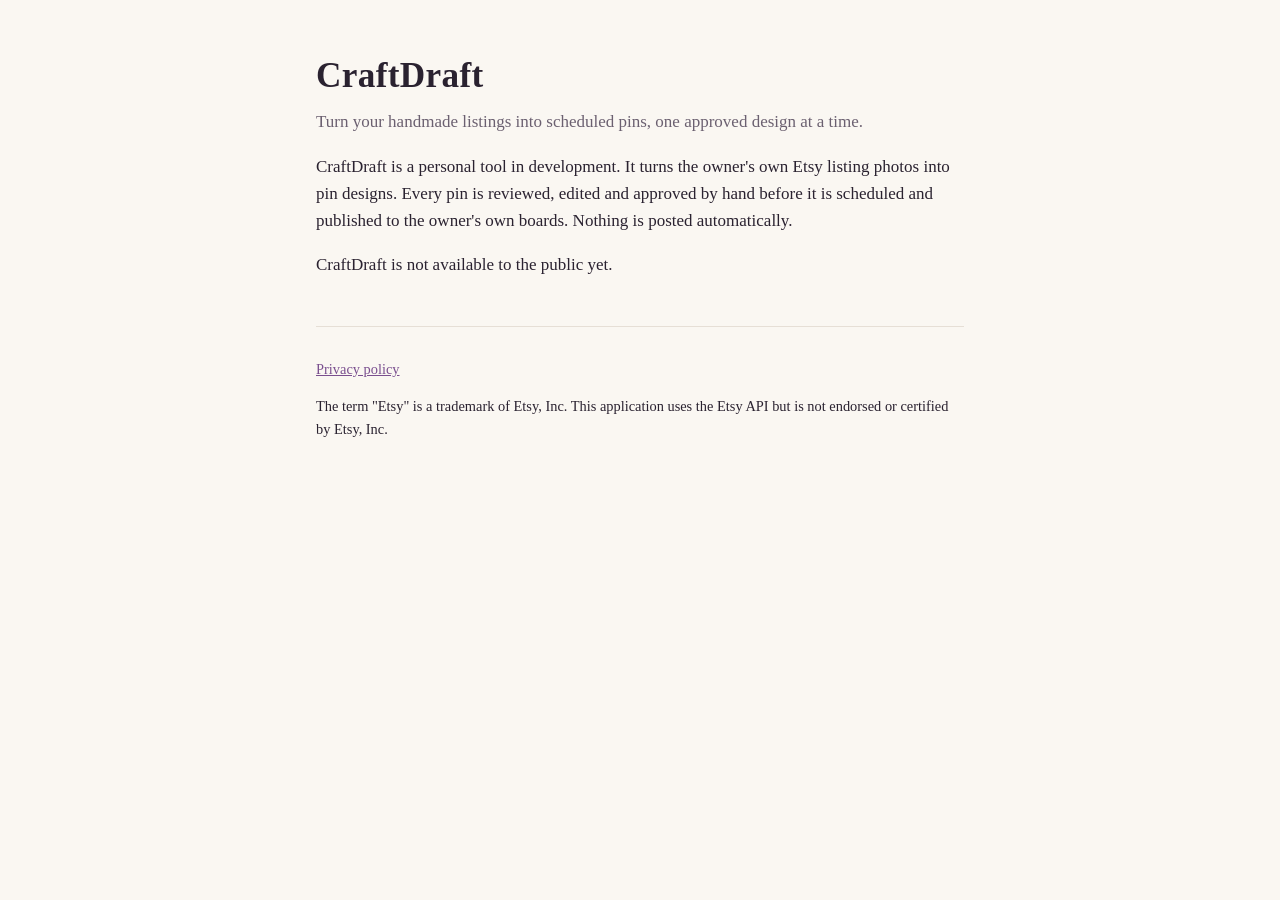
<file: index.html>
<!doctype html>
<html lang="en"><head><meta charset="utf-8"><meta name="viewport" content="width=device-width,initial-scale=1">
<title>CraftDraft</title><meta name="description" content="CraftDraft: a personal tool that turns Etsy listing photos into pin designs for review.">
<link rel="stylesheet" href="/style.css"></head>
<body><main>
<h1>CraftDraft</h1>
<p class="sub">Turn your handmade listings into scheduled pins, one approved design at a time.</p>
<p>CraftDraft is a personal tool in development. It turns the owner's own Etsy listing photos into pin designs. Every pin is reviewed, edited and approved by hand before it is scheduled and published to the owner's own boards. Nothing is posted automatically.</p>
<p>CraftDraft is not available to the public yet.</p>
<footer>
<p><a href="/privacy/">Privacy policy</a></p>
<p>The term "Etsy" is a trademark of Etsy, Inc. This application uses the Etsy API but is not endorsed or certified by Etsy, Inc.</p>
</footer>
</main></body></html>
</file>
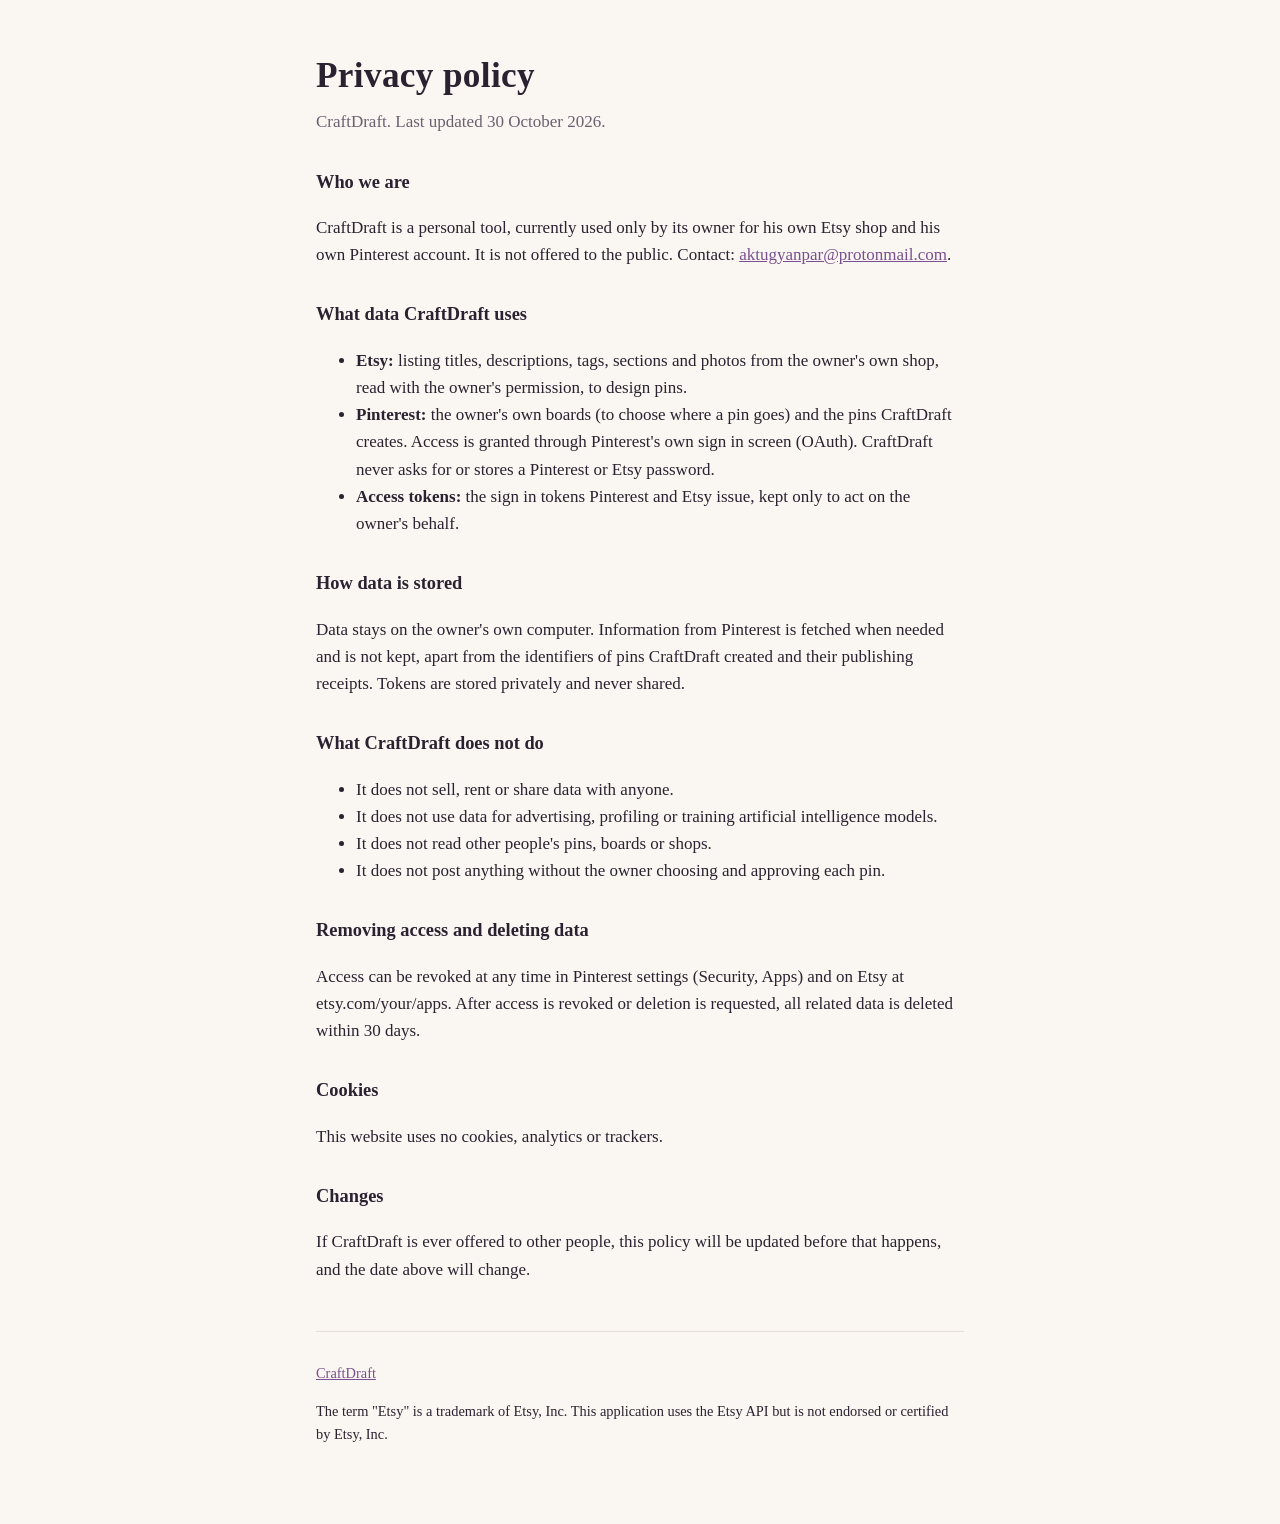
<file: privacy/index.html>
<!doctype html>
<html lang="en"><head><meta charset="utf-8"><meta name="viewport" content="width=device-width,initial-scale=1">
<title>CraftDraft Privacy</title><meta name="description" content="Privacy policy for CraftDraft.">
<link rel="stylesheet" href="/style.css"></head>
<body><main>
<h1>Privacy policy</h1>
<p class="sub">CraftDraft. Last updated 30 October 2026.</p>

<h2>Who we are</h2>
<p>CraftDraft is a personal tool, currently used only by its owner for his own Etsy shop and his own Pinterest account. It is not offered to the public. Contact: <a href="mailto:aktugyanpar@protonmail.com">aktugyanpar@protonmail.com</a>.</p>

<h2>What data CraftDraft uses</h2>
<ul>
<li><strong>Etsy:</strong> listing titles, descriptions, tags, sections and photos from the owner's own shop, read with the owner's permission, to design pins.</li>
<li><strong>Pinterest:</strong> the owner's own boards (to choose where a pin goes) and the pins CraftDraft creates. Access is granted through Pinterest's own sign in screen (OAuth). CraftDraft never asks for or stores a Pinterest or Etsy password.</li>
<li><strong>Access tokens:</strong> the sign in tokens Pinterest and Etsy issue, kept only to act on the owner's behalf.</li>
</ul>

<h2>How data is stored</h2>
<p>Data stays on the owner's own computer. Information from Pinterest is fetched when needed and is not kept, apart from the identifiers of pins CraftDraft created and their publishing receipts. Tokens are stored privately and never shared.</p>

<h2>What CraftDraft does not do</h2>
<ul>
<li>It does not sell, rent or share data with anyone.</li>
<li>It does not use data for advertising, profiling or training artificial intelligence models.</li>
<li>It does not read other people's pins, boards or shops.</li>
<li>It does not post anything without the owner choosing and approving each pin.</li>
</ul>

<h2>Removing access and deleting data</h2>
<p>Access can be revoked at any time in Pinterest settings (Security, Apps) and on Etsy at etsy.com/your/apps. After access is revoked or deletion is requested, all related data is deleted within 30 days.</p>

<h2>Cookies</h2>
<p>This website uses no cookies, analytics or trackers.</p>

<h2>Changes</h2>
<p>If CraftDraft is ever offered to other people, this policy will be updated before that happens, and the date above will change.</p>

<footer>
<p><a href="/">CraftDraft</a></p>
<p>The term "Etsy" is a trademark of Etsy, Inc. This application uses the Etsy API but is not endorsed or certified by Etsy, Inc.</p>
</footer>
</main></body></html>
</file>
<file: style.css>
:root{--bg:#faf7f2;--fg:#2a2230;--muted:#6b6070;--accent:#7a4f8f;--line:#e6dfd6}
@media (prefers-color-scheme:dark){:root{--bg:#1c1820;--fg:#efe9f2;--muted:#b3a8ba;--accent:#c9a3dc;--line:#3a3340}}
*{box-sizing:border-box}body{margin:0;background:var(--bg);color:var(--fg);font:17px/1.6 Georgia,"Iowan Old Style",serif}
main{max-width:680px;margin:0 auto;padding:48px 16px 64px}
h1{font-size:2.2rem;margin:0 0 .25rem;letter-spacing:.01em}h2{font-size:1.15rem;margin:2rem 0 .4rem}
p,li{color:var(--fg)}.sub{color:var(--muted);margin-top:0}a{color:var(--accent)}
footer{border-top:1px solid var(--line);margin-top:3rem;padding-top:1rem;font-size:.9rem;color:var(--muted)}
</file>
